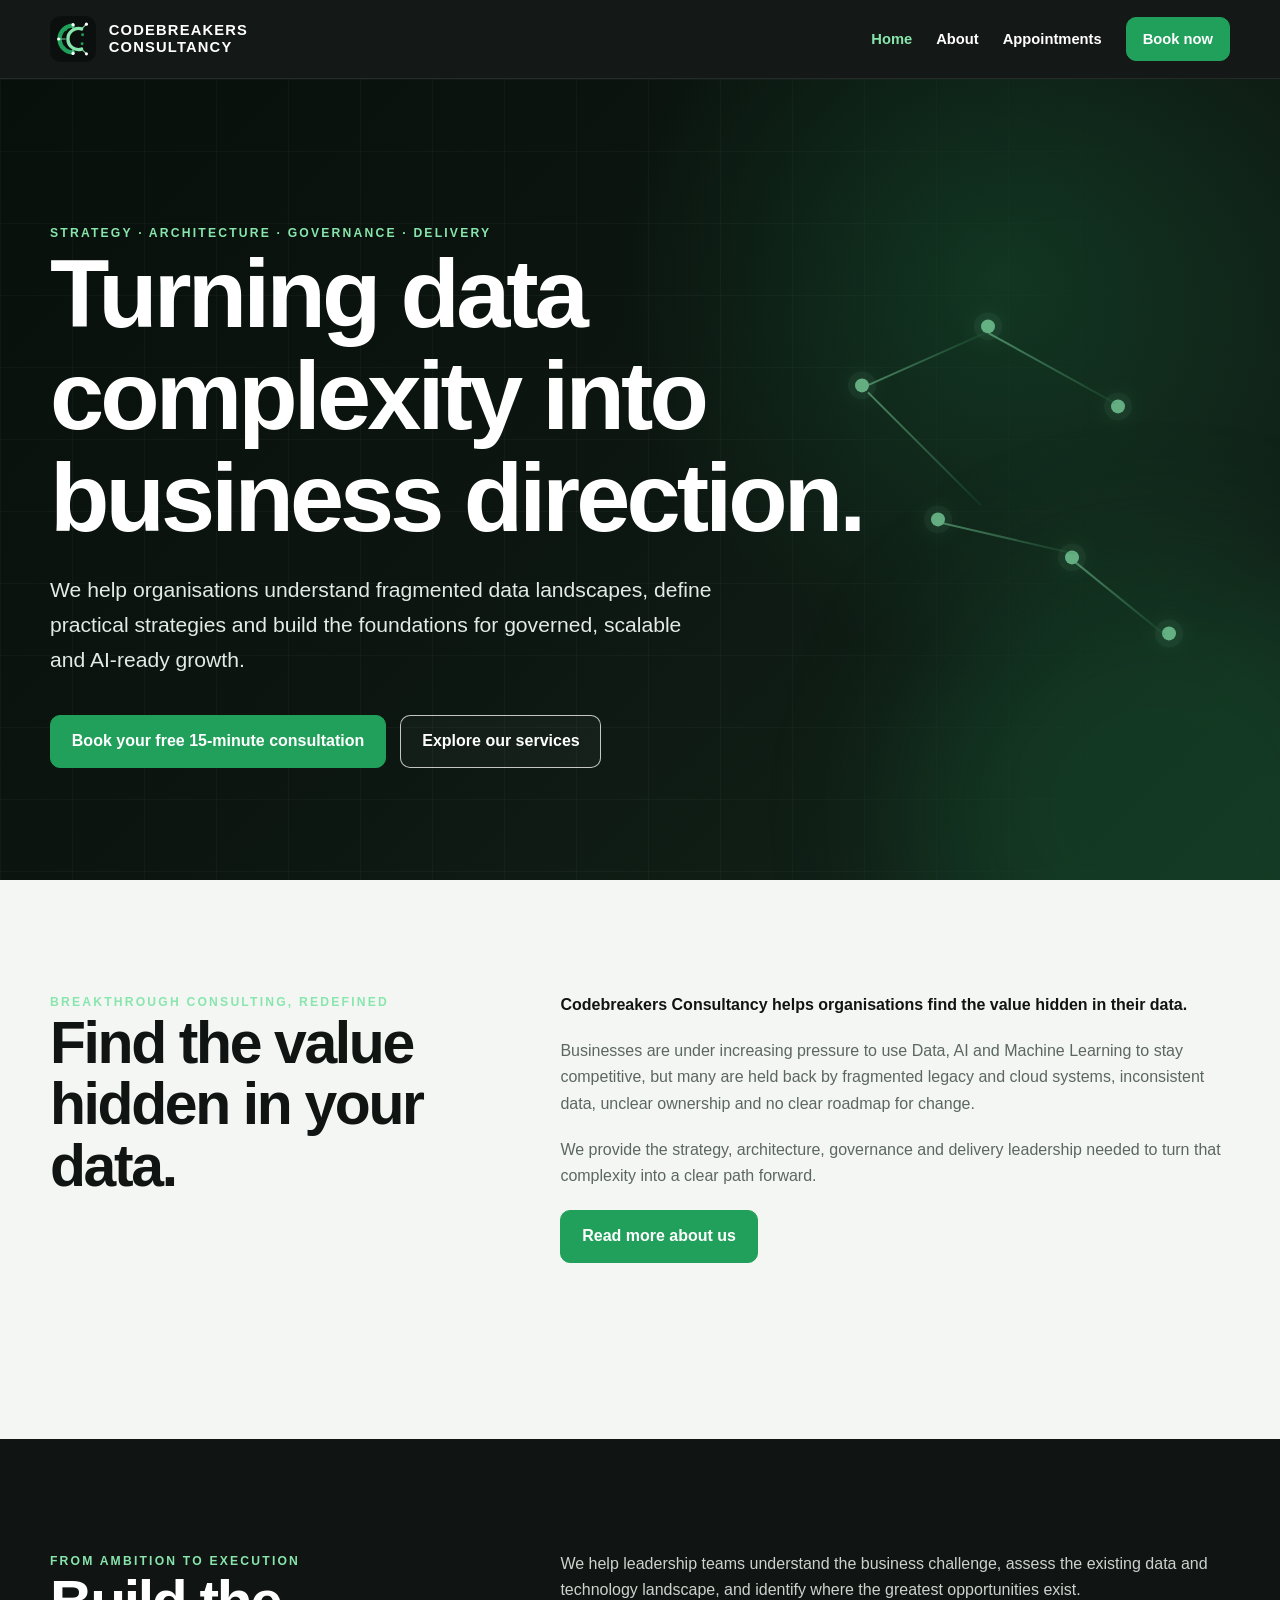
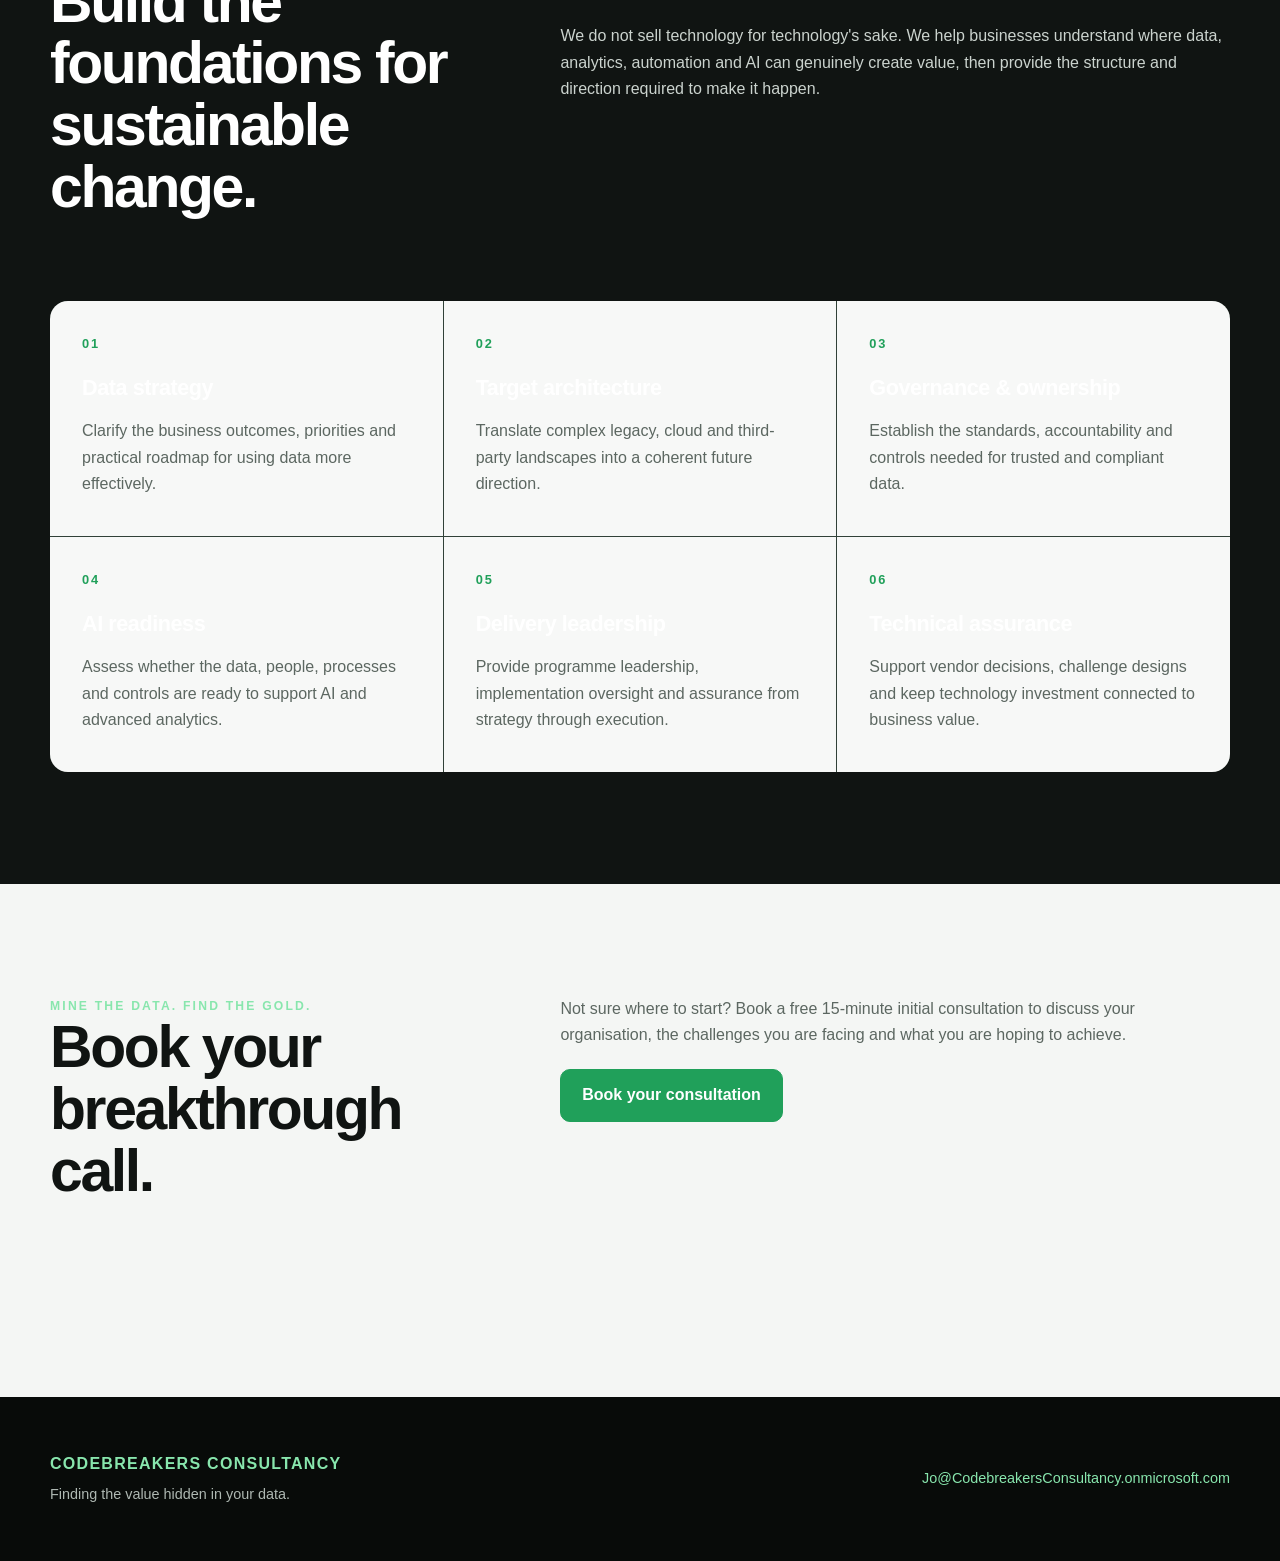
<file: index.html>
<!doctype html>
<html lang="en">
<head>
  <meta charset="utf-8">
  <meta name="viewport" content="width=device-width, initial-scale=1">
  <meta name="description" content="Codebreakers Consultancy helps organisations turn complex data landscapes into practical strategy, architecture, governance and delivery plans.">
  <meta name="theme-color" content="#0b0f0d">
  <title>Codebreakers Consultancy | Data, AI and Transformation</title>
  <link rel="icon" type="image/svg+xml" href="favicon.svg?v=20260929">
  <link rel="stylesheet" href="styles.css?v=20260929">
</head>
<body>
  <a class="skip-link" href="#main-content">Skip to content</a>

  <header class="site-header">
    <div class="header-inner">
      <a class="brand" href="index.html" aria-label="Codebreakers Consultancy home">
        <img class="brand-mark" src="logo-cc.svg?v=20260929" alt="" width="46" height="46">
        <span class="brand-name">Codebreakers Consultancy</span>
      </a>

      <button class="menu-toggle" type="button" aria-expanded="false" aria-controls="site-navigation" aria-label="Open navigation menu">
        <span class="menu-icon" aria-hidden="true"><span></span><span></span><span></span></span>
        <span class="menu-label">Menu</span>
      </button>

      <nav class="main-nav" id="site-navigation" aria-label="Main navigation">
        <a href="index.html" aria-current="page">Home</a>
        <a href="about.html">About</a>
        <a href="appointments.html">Appointments</a>
        <a class="button nav-button" href="appointments.html">Book now</a>
      </nav>

      <button class="menu-backdrop" type="button" aria-label="Close navigation menu" tabindex="-1"></button>
    </div>
  </header>

  <main id="main-content">
    <section class="hero" aria-labelledby="hero-title">
      <div class="hero-data" aria-hidden="true">
        <span class="data-node node-a"></span><span class="data-node node-b"></span><span class="data-node node-c"></span>
        <span class="data-node node-d"></span><span class="data-node node-e"></span><span class="data-node node-f"></span>
        <span class="data-line line-a"></span><span class="data-line line-b"></span><span class="data-line line-c"></span>
        <span class="data-line line-d"></span><span class="data-line line-e"></span>
      </div>
      <div class="hero-content">
        <div class="eyebrow">Strategy · Architecture · Governance · Delivery</div>
        <h1 id="hero-title">Turning data complexity into business direction.</h1>
        <p>We help organisations understand fragmented data landscapes, define practical strategies and build the foundations for governed, scalable and AI-ready growth.</p>
        <div class="button-row">
          <a class="button" href="appointments.html">Book your free 15-minute consultation</a>
          <a class="button secondary" href="about.html">Explore our services</a>
        </div>
      </div>
    </section>

    <section class="section" aria-labelledby="breakthrough-title">
      <div class="section-header">
        <div>
          <div class="eyebrow">Breakthrough consulting, redefined</div>
          <h2 id="breakthrough-title">Find the value hidden in your data.</h2>
        </div>
        <div class="copy">
          <p><strong>Codebreakers Consultancy helps organisations find the value hidden in their data.</strong></p>
          <p>Businesses are under increasing pressure to use Data, AI and Machine Learning to stay competitive, but many are held back by fragmented legacy and cloud systems, inconsistent data, unclear ownership and no clear roadmap for change.</p>
          <p>We provide the strategy, architecture, governance and delivery leadership needed to turn that complexity into a clear path forward.</p>
          <a class="button" href="about.html">Read more about us</a>
        </div>
      </div>
    </section>

    <section class="dark-band">
      <div class="section">
        <div class="section-header">
          <div>
            <div class="eyebrow">From ambition to execution</div>
            <h2>Build the foundations for sustainable change.</h2>
          </div>
          <div class="copy">
            <p>We help leadership teams understand the business challenge, assess the existing data and technology landscape, and identify where the greatest opportunities exist.</p>
            <p>We do not sell technology for technology's sake. We help businesses understand where data, analytics, automation and AI can genuinely create value, then provide the structure and direction required to make it happen.</p>
          </div>
        </div>

        <div class="service-grid">
          <article class="service-card"><div class="number">01</div><h3>Data strategy</h3><p>Clarify the business outcomes, priorities and practical roadmap for using data more effectively.</p></article>
          <article class="service-card"><div class="number">02</div><h3>Target architecture</h3><p>Translate complex legacy, cloud and third-party landscapes into a coherent future direction.</p></article>
          <article class="service-card"><div class="number">03</div><h3>Governance &amp; ownership</h3><p>Establish the standards, accountability and controls needed for trusted and compliant data.</p></article>
          <article class="service-card"><div class="number">04</div><h3>AI readiness</h3><p>Assess whether the data, people, processes and controls are ready to support AI and advanced analytics.</p></article>
          <article class="service-card"><div class="number">05</div><h3>Delivery leadership</h3><p>Provide programme leadership, implementation oversight and assurance from strategy through execution.</p></article>
          <article class="service-card"><div class="number">06</div><h3>Technical assurance</h3><p>Support vendor decisions, challenge designs and keep technology investment connected to business value.</p></article>
        </div>
      </div>
    </section>

    <section class="section" aria-labelledby="call-title">
      <div class="section-header">
        <div><div class="eyebrow">Mine the data. Find the gold.</div><h2 id="call-title">Book your breakthrough call.</h2></div>
        <div class="copy"><p>Not sure where to start? Book a free 15-minute initial consultation to discuss your organisation, the challenges you are facing and what you are hoping to achieve.</p><a class="button" href="appointments.html">Book your consultation</a></div>
      </div>
    </section>
  </main>

  <footer class="site-footer">
    <div class="footer-inner">
      <div><div class="footer-mark">Codebreakers Consultancy</div><p>Finding the value hidden in your data.</p></div>
      <p><a class="footer-email" href="mailto:Jo@CodebreakersConsultancy.onmicrosoft.com">Jo@CodebreakersConsultancy.onmicrosoft.com</a></p>
    </div>
  </footer>

  <script src="script.js?v=20260929" defer></script>
</body>
</html>
</file>
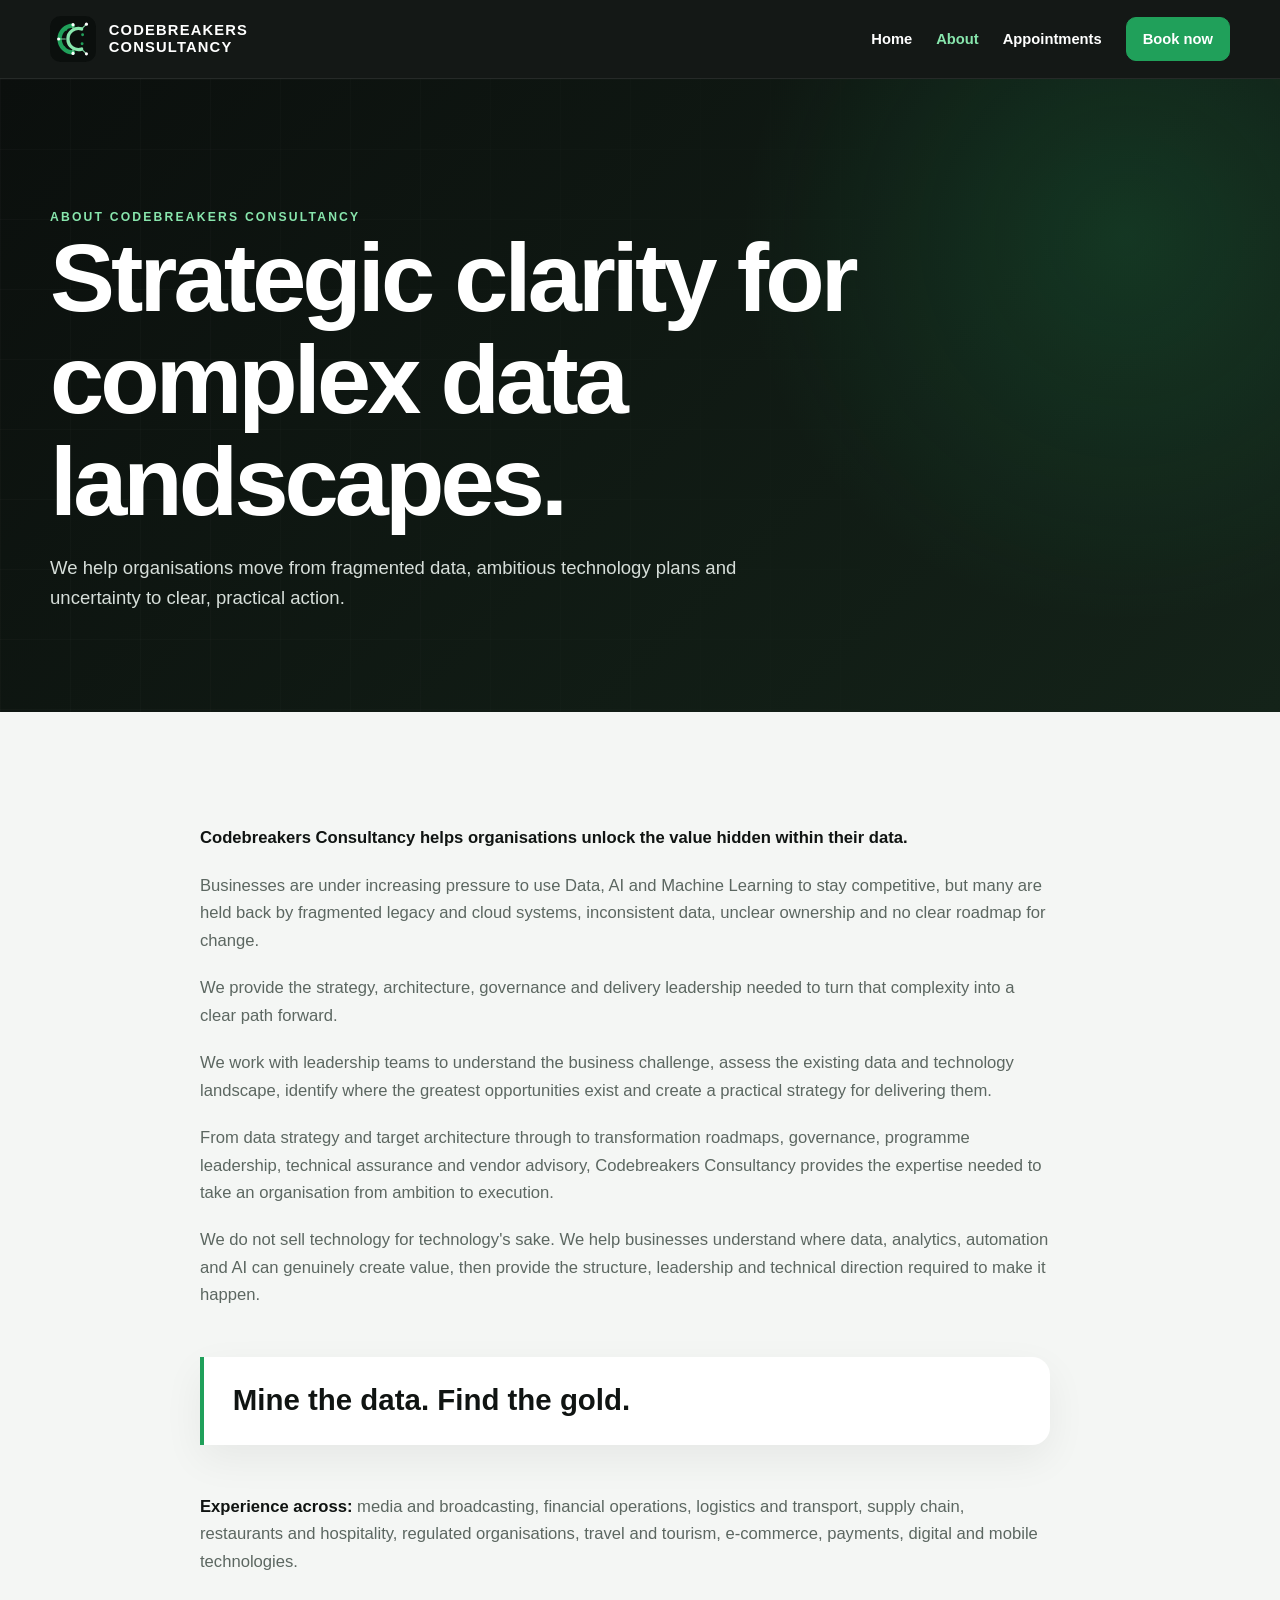
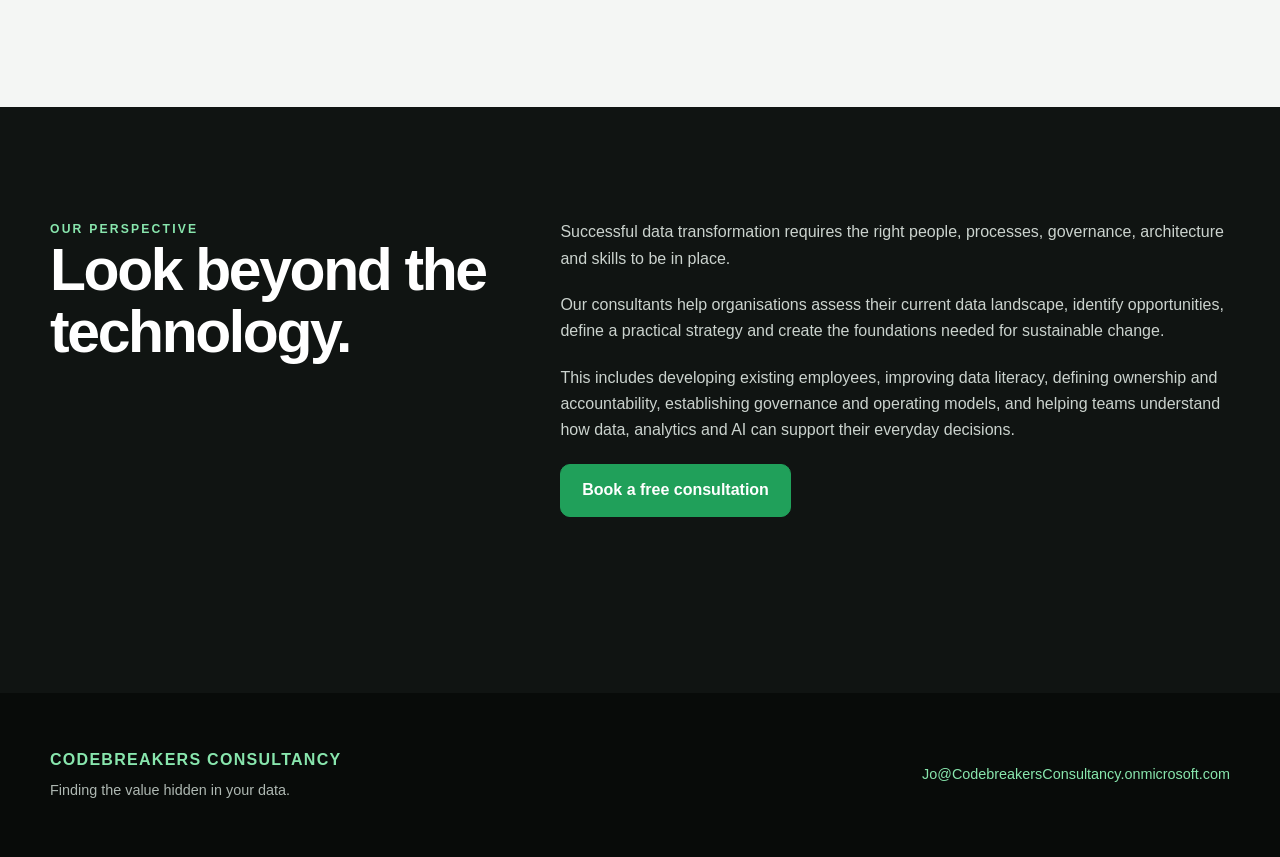
<file: about.html>
<!doctype html>
<html lang="en">
<head>
  <meta charset="utf-8">
  <meta name="viewport" content="width=device-width, initial-scale=1">
  <meta name="description" content="Learn how Codebreakers Consultancy helps organisations create practical strategies for data, AI and sustainable transformation.">
  <meta name="theme-color" content="#0b0f0d">
  <title>About Codebreakers Consultancy | Strategy and Architecture</title>
  <link rel="icon" type="image/svg+xml" href="favicon.svg?v=20260929">
  <link rel="stylesheet" href="styles.css?v=20260929">
</head>
<body>
  <a class="skip-link" href="#main-content">Skip to content</a>
  <header class="site-header">
    <div class="header-inner">
      <a class="brand" href="index.html" aria-label="Codebreakers Consultancy home"><img class="brand-mark" src="logo-cc.svg?v=20260929" alt="" width="46" height="46"><span class="brand-name">Codebreakers Consultancy</span></a>
      <button class="menu-toggle" type="button" aria-expanded="false" aria-controls="site-navigation" aria-label="Open navigation menu"><span class="menu-icon" aria-hidden="true"><span></span><span></span><span></span></span><span class="menu-label">Menu</span></button>
      <nav class="main-nav" id="site-navigation" aria-label="Main navigation"><a href="index.html">Home</a><a href="about.html" aria-current="page">About</a><a href="appointments.html">Appointments</a><a class="button nav-button" href="appointments.html">Book now</a></nav>
      <button class="menu-backdrop" type="button" aria-label="Close navigation menu" tabindex="-1"></button>
    </div>
  </header>

  <main id="main-content">
    <section class="page-intro"><div class="section"><div class="eyebrow">About Codebreakers Consultancy</div><h1>Strategic clarity for complex data landscapes.</h1><p>We help organisations move from fragmented data, ambitious technology plans and uncertainty to clear, practical action.</p></div></section>

    <section class="section narrow">
      <div class="copy long-copy">
        <p><strong>Codebreakers Consultancy helps organisations unlock the value hidden within their data.</strong></p>
        <p>Businesses are under increasing pressure to use Data, AI and Machine Learning to stay competitive, but many are held back by fragmented legacy and cloud systems, inconsistent data, unclear ownership and no clear roadmap for change.</p>
        <p>We provide the strategy, architecture, governance and delivery leadership needed to turn that complexity into a clear path forward.</p>
        <p>We work with leadership teams to understand the business challenge, assess the existing data and technology landscape, identify where the greatest opportunities exist and create a practical strategy for delivering them.</p>
        <p>From data strategy and target architecture through to transformation roadmaps, governance, programme leadership, technical assurance and vendor advisory, Codebreakers Consultancy provides the expertise needed to take an organisation from ambition to execution.</p>
        <p>We do not sell technology for technology's sake. We help businesses understand where data, analytics, automation and AI can genuinely create value, then provide the structure, leadership and technical direction required to make it happen.</p>
        <div class="quote">Mine the data. Find the gold.</div>
        <p><strong>Experience across:</strong> media and broadcasting, financial operations, logistics and transport, supply chain, restaurants and hospitality, regulated organisations, travel and tourism, e-commerce, payments, digital and mobile technologies.</p>
      </div>
    </section>

    <section class="dark-band"><div class="section"><div class="section-header"><div><div class="eyebrow">Our perspective</div><h2>Look beyond the technology.</h2></div><div class="copy"><p>Successful data transformation requires the right people, processes, governance, architecture and skills to be in place.</p><p>Our consultants help organisations assess their current data landscape, identify opportunities, define a practical strategy and create the foundations needed for sustainable change.</p><p>This includes developing existing employees, improving data literacy, defining ownership and accountability, establishing governance and operating models, and helping teams understand how data, analytics and AI can support their everyday decisions.</p><a class="button" href="appointments.html">Book a free consultation</a></div></div></div></section>
  </main>

  <footer class="site-footer"><div class="footer-inner"><div><div class="footer-mark">Codebreakers Consultancy</div><p>Finding the value hidden in your data.</p></div><p><a class="footer-email" href="mailto:Jo@CodebreakersConsultancy.onmicrosoft.com">Jo@CodebreakersConsultancy.onmicrosoft.com</a></p></div></footer>
  <script src="script.js?v=20260929" defer></script>
</body>
</html>
</file>
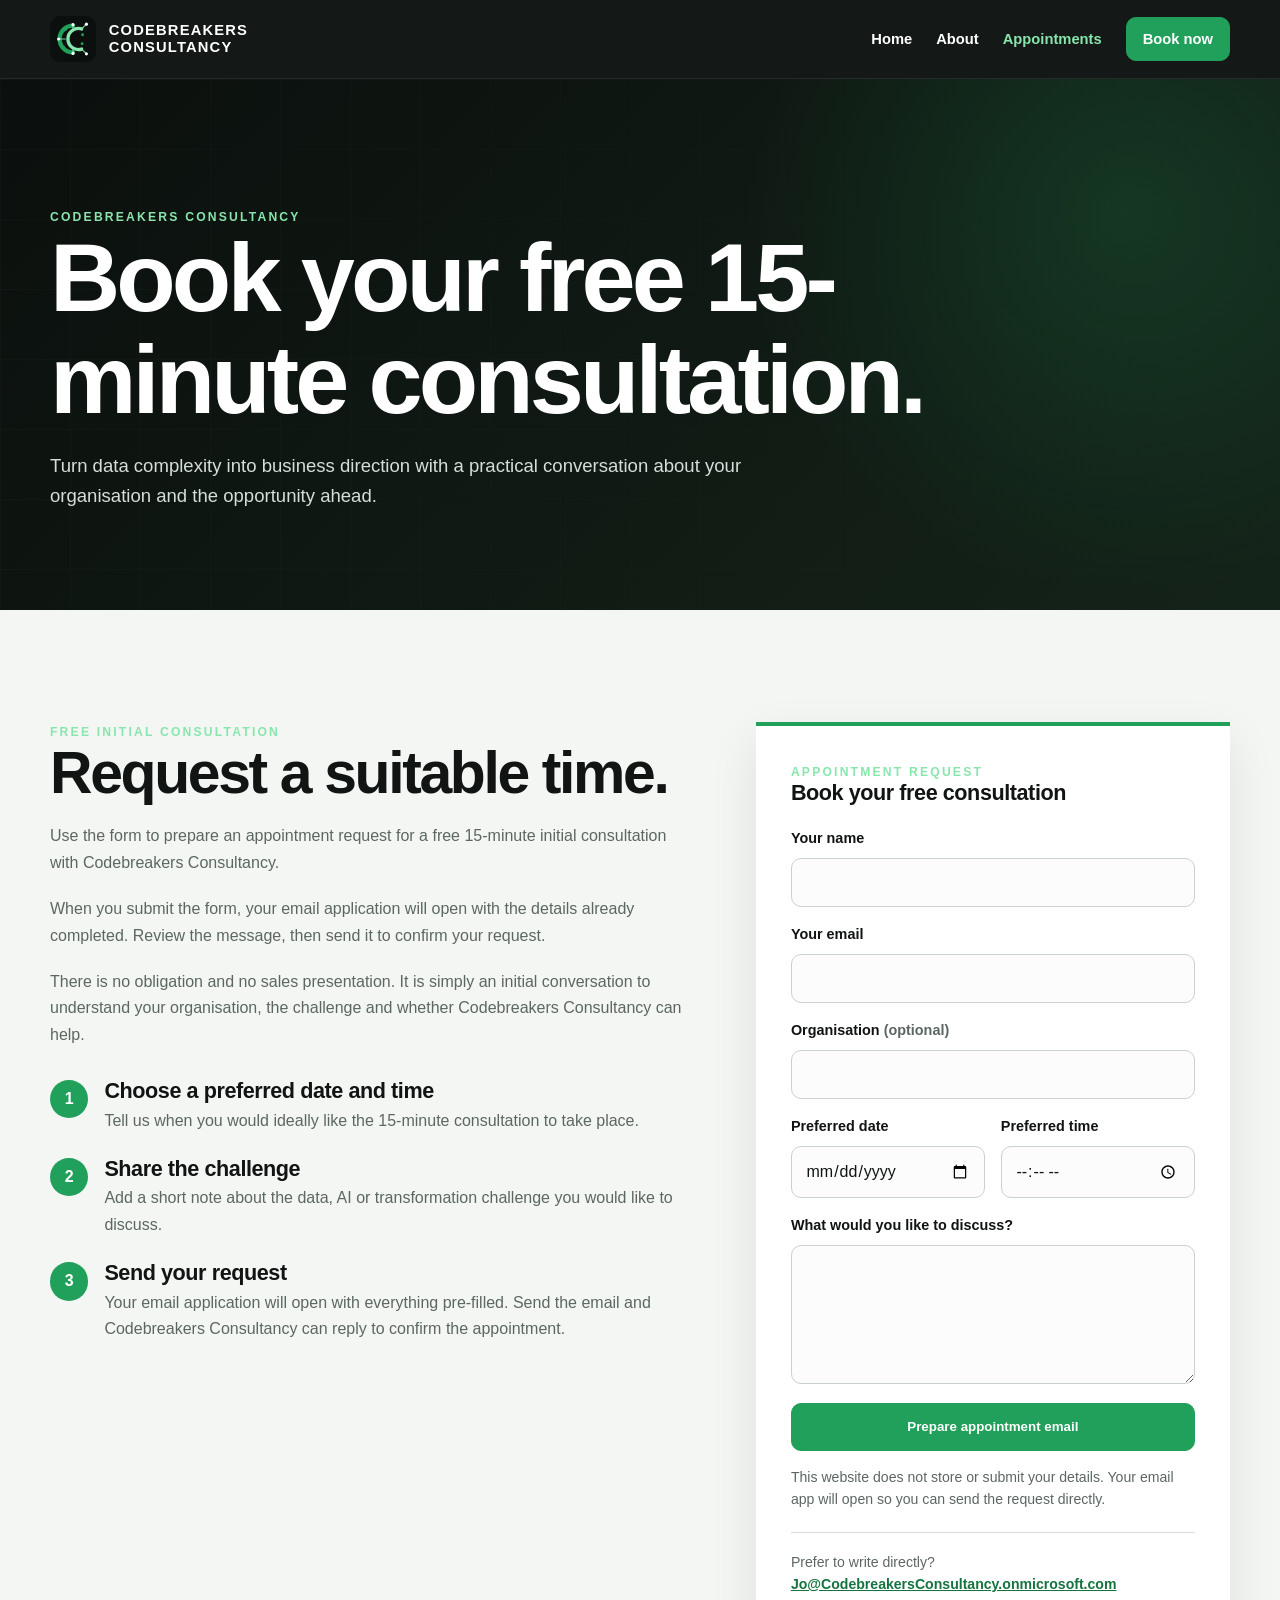
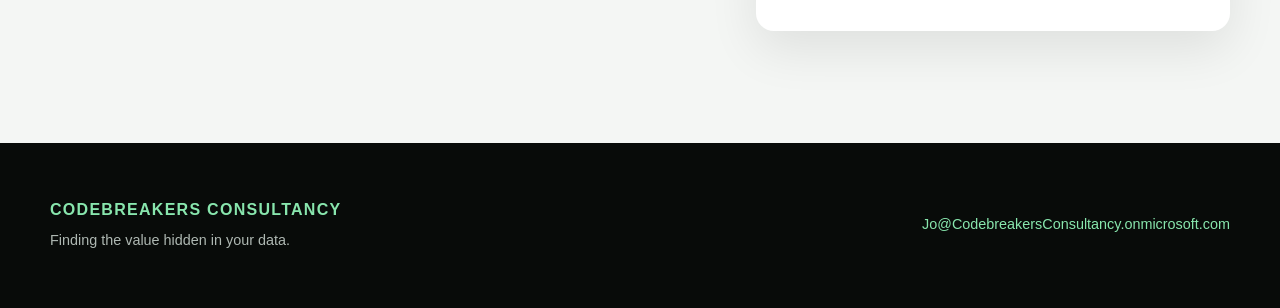
<file: appointments.html>
<!doctype html>
<html lang="en">
<head>
  <meta charset="utf-8">
  <meta name="viewport" content="width=device-width, initial-scale=1">
  <meta name="description" content="Book a free 15-minute initial consultation with Codebreakers Consultancy for data, AI and transformation advice.">
  <meta name="theme-color" content="#0b0f0d">
  <title>Book a Consultation | Codebreakers Consultancy</title>
  <link rel="icon" type="image/svg+xml" href="favicon.svg?v=20260929">
  <link rel="stylesheet" href="styles.css?v=20260929">
</head>
<body>
  <a class="skip-link" href="#main-content">Skip to content</a>
  <header class="site-header"><div class="header-inner"><a class="brand" href="index.html" aria-label="Codebreakers Consultancy home"><img class="brand-mark" src="logo-cc.svg?v=20260929" alt="" width="46" height="46"><span class="brand-name">Codebreakers Consultancy</span></a><button class="menu-toggle" type="button" aria-expanded="false" aria-controls="site-navigation" aria-label="Open navigation menu"><span class="menu-icon" aria-hidden="true"><span></span><span></span><span></span></span><span class="menu-label">Menu</span></button><nav class="main-nav" id="site-navigation" aria-label="Main navigation"><a href="index.html">Home</a><a href="about.html">About</a><a href="appointments.html" aria-current="page">Appointments</a><a class="button nav-button" href="#booking">Book now</a></nav><button class="menu-backdrop" type="button" aria-label="Close navigation menu" tabindex="-1"></button></div></header>

  <main id="main-content">
    <section class="page-intro"><div class="section"><div class="eyebrow">Codebreakers Consultancy</div><h1>Book your free 15-minute consultation.</h1><p>Turn data complexity into business direction with a practical conversation about your organisation and the opportunity ahead.</p></div></section>
    <section class="section" id="booking">
      <div class="booking">
        <div>
          <div class="eyebrow">Free initial consultation</div>
          <h2>Request a suitable time.</h2>
          <div class="copy">
            <p>Use the form to prepare an appointment request for a free 15-minute initial consultation with Codebreakers Consultancy.</p>
            <p>When you submit the form, your email application will open with the details already completed. Review the message, then send it to confirm your request.</p>
            <p>There is no obligation and no sales presentation. It is simply an initial conversation to understand your organisation, the challenge and whether Codebreakers Consultancy can help.</p>
          </div>

          <div class="steps">
            <div class="step"><div class="step-index">1</div><div><h3>Choose a preferred date and time</h3><p>Tell us when you would ideally like the 15-minute consultation to take place.</p></div></div>
            <div class="step"><div class="step-index">2</div><div><h3>Share the challenge</h3><p>Add a short note about the data, AI or transformation challenge you would like to discuss.</p></div></div>
            <div class="step"><div class="step-index">3</div><div><h3>Send your request</h3><p>Your email application will open with everything pre-filled. Send the email and Codebreakers Consultancy can reply to confirm the appointment.</p></div></div>
          </div>
        </div>

        <aside class="booking-card booking-form-card">
          <div class="eyebrow">Appointment request</div>
          <h3>Book your free consultation</h3>

          <form class="appointment-form" id="appointment-form" data-booking-email="Jo@CodebreakersConsultancy.onmicrosoft.com">
            <div class="form-field">
              <label for="booking-name">Your name</label>
              <input id="booking-name" name="name" type="text" autocomplete="name" required>
            </div>

            <div class="form-field">
              <label for="booking-email">Your email</label>
              <input id="booking-email" name="email" type="email" autocomplete="email" required>
            </div>

            <div class="form-field">
              <label for="booking-company">Organisation <span>(optional)</span></label>
              <input id="booking-company" name="company" type="text" autocomplete="organization">
            </div>

            <div class="form-row">
              <div class="form-field">
                <label for="booking-date">Preferred date</label>
                <input id="booking-date" name="date" type="date" required>
              </div>
              <div class="form-field">
                <label for="booking-time">Preferred time</label>
                <input id="booking-time" name="time" type="time" required>
              </div>
            </div>

            <div class="form-field">
              <label for="booking-message">What would you like to discuss?</label>
              <textarea id="booking-message" name="message" rows="5" required></textarea>
            </div>

            <button class="button booking-submit" type="submit">Prepare appointment email</button>
            <p class="form-note" id="booking-form-note">This website does not store or submit your details. Your email app will open so you can send the request directly.</p>
          </form>

          <p class="booking-email-fallback">Prefer to write directly? <a class="inline-link" href="mailto:Jo@CodebreakersConsultancy.onmicrosoft.com">Jo@CodebreakersConsultancy.onmicrosoft.com</a></p>
        </aside>
      </div>
    </section>
  </main>

  <footer class="site-footer"><div class="footer-inner"><div><div class="footer-mark">Codebreakers Consultancy</div><p>Finding the value hidden in your data.</p></div><p><a class="footer-email" href="mailto:Jo@CodebreakersConsultancy.onmicrosoft.com">Jo@CodebreakersConsultancy.onmicrosoft.com</a></p></div></footer>
  <script src="script.js?v=20260929" defer></script>
</body>
</html>
</file>
<file: styles.css>
:root {
  --ink: #101412;
  --ink-soft: #18201c;
  --muted: #5c6761;
  --paper: #f4f6f4;
  --white: #ffffff;
  --accent: #20a05a;
  --accent-bright: #88e6ad;
  --accent-dark: #15733f;
  --line: #d9dfdb;
  --max: 1180px;
  --radius: 18px;
}

*, *::before, *::after { box-sizing: border-box; }
html { scroll-behavior: smooth; }
body {
  margin: 0;
  background: var(--paper);
  color: var(--ink);
  font-family: Inter, ui-sans-serif, -apple-system, BlinkMacSystemFont, "Segoe UI", Helvetica, Arial, sans-serif;
  font-size: 16px;
  line-height: 1.65;
  overflow-x: hidden;
}
img { max-width: 100%; display: block; }
a { color: inherit; }
a:focus-visible, button:focus-visible { outline: 3px solid var(--accent-bright); outline-offset: 4px; }
.skip-link { position: fixed; left: 1rem; top: -5rem; z-index: 100; padding: .7rem 1rem; background: var(--white); color: var(--ink); font-weight: 800; border-radius: 8px; }
.skip-link:focus { top: 1rem; }

.site-header { position: sticky; top: 0; z-index: 50; background: rgba(11,15,13,.96); color: var(--white); border-bottom: 1px solid rgba(255,255,255,.08); backdrop-filter: blur(12px); }
.header-inner { width: min(var(--max), calc(100% - 3rem)); min-height: 78px; margin: auto; display: flex; align-items: center; justify-content: space-between; gap: 2rem; }
.brand { display: inline-flex; align-items: center; gap: .8rem; min-width: 0; text-decoration: none; }
.brand-mark { width: 46px; height: 46px; flex: 0 0 auto; }
.brand-name { max-width: 245px; font-size: .92rem; line-height: 1.15; font-weight: 800; letter-spacing: .08em; text-transform: uppercase; }
.main-nav { display: flex; align-items: center; gap: 1.5rem; }
.main-nav a { text-decoration: none; font-size: .92rem; font-weight: 650; }
.main-nav > a:not(.button):hover, .main-nav > a[aria-current="page"] { color: var(--accent-bright); }
.menu-toggle { display: none; align-items: center; gap: .6rem; border: 1px solid #5c665f; border-radius: 999px; background: transparent; color: var(--white); padding: .58rem .9rem; font: inherit; font-size: .9rem; font-weight: 750; cursor: pointer; }
.menu-icon { display: inline-grid; gap: 4px; width: 18px; }
.menu-icon span { display: block; height: 2px; width: 18px; background: currentColor; transition: transform .2s ease, opacity .2s ease; }
.menu-toggle[aria-expanded="true"] .menu-icon span:nth-child(1) { transform: translateY(6px) rotate(45deg); }
.menu-toggle[aria-expanded="true"] .menu-icon span:nth-child(2) { opacity: 0; }
.menu-toggle[aria-expanded="true"] .menu-icon span:nth-child(3) { transform: translateY(-6px) rotate(-45deg); }
.menu-backdrop { display: none; }
body.menu-open { overflow: hidden; }

.hero { position: relative; isolation: isolate; min-height: 700px; display: grid; align-items: end; overflow: hidden; color: var(--white); background: radial-gradient(circle at 78% 25%, rgba(32,160,90,.22), transparent 24rem), linear-gradient(135deg, #07100b 0%, #0c1510 45%, #13251a 100%); }
.hero::before { content: ""; position: absolute; inset: 0; z-index: -2; opacity: .28; background-image: linear-gradient(rgba(255,255,255,.11) 1px, transparent 1px), linear-gradient(90deg, rgba(255,255,255,.11) 1px, transparent 1px); background-size: 72px 72px; mask-image: linear-gradient(90deg, #000 0 58%, transparent 92%); }
.hero::after { content: ""; position: absolute; width: 500px; height: 500px; right: -130px; bottom: -180px; z-index: -2; border-radius: 50%; background: rgba(32,160,90,.18); filter: blur(70px); }
.hero-content { width: min(var(--max), calc(100% - 3rem)); margin: 0 auto; padding: 9rem 0 7rem; position: relative; z-index: 2; }
.hero-data { position: absolute; width: 420px; height: 420px; right: max(4vw, calc((100vw - var(--max)) / 2)); top: 50%; transform: translateY(-48%); opacity: .7; }
.data-node { position: absolute; width: 14px; height: 14px; border-radius: 50%; background: var(--accent-bright); box-shadow: 0 0 0 7px rgba(136,230,173,.08), 0 0 24px rgba(136,230,173,.45); }
.node-a { left: 11%; top: 24%; } .node-b { left: 41%; top: 10%; } .node-c { left: 72%; top: 29%; }
.node-d { left: 29%; top: 56%; } .node-e { left: 61%; top: 65%; } .node-f { left: 84%; top: 83%; }
.data-line { position: absolute; height: 2px; transform-origin: left center; background: linear-gradient(90deg, rgba(136,230,173,.7), rgba(32,160,90,.14)); }
.line-a { left: 13%; top: 26%; width: 136px; transform: rotate(-24deg); } .line-b { left: 43%; top: 13%; width: 145px; transform: rotate(29deg); }
.line-c { left: 14%; top: 27%; width: 160px; transform: rotate(45deg); } .line-d { left: 31%; top: 58%; width: 140px; transform: rotate(13deg); } .line-e { left: 63%; top: 67%; width: 118px; transform: rotate(39deg); }
.eyebrow { color: var(--accent-bright); font-size: .76rem; font-weight: 800; letter-spacing: .18em; text-transform: uppercase; }
h1, h2, h3 { margin: 0 0 1.2rem; line-height: 1.05; letter-spacing: -.04em; }
h1 { max-width: 920px; font-size: clamp(3.2rem, 7.6vw, 6.8rem); }
h2 { font-size: clamp(2.25rem, 4.6vw, 4.4rem); }
h3 { font-size: 1.35rem; letter-spacing: -.02em; }
.hero p { max-width: 670px; margin: 1.5rem 0 2.3rem; color: #e4ebe6; font-size: clamp(1.05rem, 1.8vw, 1.32rem); }
.button { display: inline-flex; align-items: center; justify-content: center; min-height: 48px; padding: .76rem 1.3rem; border: 1px solid var(--accent); border-radius: 10px; background: var(--accent); color: var(--white); text-decoration: none; font-weight: 800; transition: transform .2s ease, background .2s ease, border-color .2s ease; }
.button:hover { transform: translateY(-2px); background: var(--accent-dark); border-color: var(--accent-dark); }
.button.secondary { border-color: rgba(255,255,255,.75); background: rgba(255,255,255,.03); }
.button.secondary:hover { background: var(--white); border-color: var(--white); color: var(--ink); }
.button-row { display: flex; flex-wrap: wrap; gap: .9rem; }
.nav-button { padding: .58rem 1rem; min-height: 42px; }

.section { width: min(var(--max), calc(100% - 3rem)); margin: auto; padding: 7rem 0; }
.section.narrow { max-width: 880px; }
.section-header { display: grid; grid-template-columns: minmax(0,.8fr) minmax(0,1.2fr); gap: 4rem; align-items: start; margin-bottom: 4rem; }
.copy { max-width: 760px; }
.copy p { margin: 0 0 1.25rem; color: var(--muted); }
.copy strong { color: var(--ink); }
.long-copy { max-width: 850px; font-size: 1.04rem; }
.quote { margin: 3rem 0; padding: 1.6rem 1.8rem; border-left: 4px solid var(--accent); border-radius: 0 var(--radius) var(--radius) 0; background: var(--white); font-size: clamp(1.35rem, 2.3vw, 2rem); font-weight: 750; line-height: 1.25; box-shadow: 0 14px 40px rgba(16,20,18,.06); }
.dark-band { background: var(--ink); color: var(--white); }
.dark-band .copy p { color: #cbd3ce; }
.dark-band .copy strong { color: var(--white); }
.service-grid { display: grid; grid-template-columns: repeat(3, minmax(0,1fr)); gap: 1px; margin-top: 3rem; overflow: hidden; border-radius: var(--radius); background: #314138; }
.service-card { min-height: 235px; padding: 2rem; background: #f7f8f7; }
.service-card p { color: var(--muted); margin-bottom: 0; }
.number { margin-bottom: 1.4rem; color: var(--accent); font-size: .8rem; font-weight: 800; letter-spacing: .15em; }

.page-intro { position: relative; overflow: hidden; padding: 8rem 0 5rem; background: radial-gradient(circle at 88% 25%, rgba(32,160,90,.2), transparent 24rem), linear-gradient(135deg, #0b0f0d, #142319); color: var(--white); }
.page-intro::after { content: ""; position: absolute; inset: 0; opacity: .2; pointer-events: none; background-image: linear-gradient(rgba(255,255,255,.1) 1px, transparent 1px), linear-gradient(90deg, rgba(255,255,255,.1) 1px, transparent 1px); background-size: 70px 70px; mask-image: linear-gradient(90deg, #000, transparent 85%); }
.page-intro .section { position: relative; z-index: 1; padding: 0; }
.page-intro h1 { max-width: 950px; }
.page-intro p { max-width: 720px; color: #d6ded9; font-size: 1.16rem; }
.booking { display: grid; grid-template-columns: minmax(0,1.15fr) minmax(320px,.85fr); gap: 4rem; align-items: start; }
.booking-card { position: sticky; top: 110px; padding: 2.2rem; background: var(--white); border-top: 4px solid var(--accent); border-radius: 0 0 var(--radius) var(--radius); box-shadow: 0 18px 50px rgba(0,0,0,.09); }
.booking-card p { color: var(--muted); }
.booking-card strong { color: var(--ink); }
.inline-link { color: var(--accent-dark); font-weight: 750; overflow-wrap: anywhere; }

.appointment-form { display: grid; gap: 1rem; margin-top: 1.4rem; }
.form-row { display: grid; grid-template-columns: repeat(2, minmax(0,1fr)); gap: 1rem; }
.form-field { display: grid; gap: .45rem; }
.form-field label { color: var(--ink); font-size: .9rem; font-weight: 800; }
.form-field label span { color: var(--muted); font-weight: 600; }
.form-field input, .form-field textarea { width: 100%; border: 1px solid #c9d1cc; border-radius: 10px; background: #fbfcfb; color: var(--ink); padding: .78rem .85rem; font: inherit; line-height: 1.4; transition: border-color .2s ease, box-shadow .2s ease, background .2s ease; }
.form-field textarea { resize: vertical; min-height: 130px; }
.form-field input:focus, .form-field textarea:focus { outline: none; border-color: var(--accent); background: var(--white); box-shadow: 0 0 0 4px rgba(32,160,90,.12); }
.booking-submit { width: 100%; margin-top: .2rem; cursor: pointer; }
.form-note, .booking-email-fallback { font-size: .88rem; line-height: 1.55; }
.form-note { margin: 0; color: var(--muted); }
.booking-email-fallback { margin: 1.35rem 0 0; padding-top: 1.2rem; border-top: 1px solid var(--line); }

.steps { display: grid; gap: 1.5rem; margin-top: 2rem; }
.step { display: grid; grid-template-columns: 2.4rem minmax(0,1fr); gap: 1rem; align-items: start; }
.step-index { display: grid; place-items: center; width: 2.4rem; height: 2.4rem; border-radius: 50%; background: var(--accent); color: var(--white); font-weight: 800; }
.step h3 { margin-bottom: .3rem; }
.step p { margin: 0; color: var(--muted); }

.site-footer { padding: 3.4rem 0; background: #080b09; color: var(--white); }
.footer-inner { width: min(var(--max), calc(100% - 3rem)); margin: auto; display: flex; justify-content: space-between; gap: 2rem; align-items: center; }
.footer-inner p { margin: 0; color: #aeb8b2; font-size: .9rem; }
.footer-mark { margin-bottom: .35rem; color: var(--accent-bright); font-weight: 800; letter-spacing: .08em; text-transform: uppercase; }
.footer-email { color: var(--accent-bright); text-decoration: none; overflow-wrap: anywhere; }
.footer-email:hover { color: var(--white); text-decoration: underline; }

@media (max-width: 980px) {
  .hero-data { opacity: .32; right: -80px; }
  .section-header { grid-template-columns: 1fr; gap: 2rem; }
  .service-grid { grid-template-columns: repeat(2, minmax(0,1fr)); }
  .booking { grid-template-columns: 1fr; }
  .booking-card { position: static; }
}

@media (max-width: 760px) {
  .header-inner, .section, .hero-content, .footer-inner { width: min(calc(100% - 2rem), var(--max)); }
  .header-inner { min-height: 70px; gap: 1rem; }
  .brand-mark { width: 40px; height: 40px; }
  .brand-name { max-width: 175px; font-size: .75rem; }
  .menu-toggle { display: inline-flex; position: relative; z-index: 62; }
  .main-nav { position: fixed; top: 70px; left: 0; right: 0; z-index: 61; display: none; flex-direction: column; align-items: stretch; gap: 0; padding: .5rem 1rem 1rem; background: #0b0f0d; box-shadow: 0 18px 30px rgba(0,0,0,.3); }
  .main-nav.is-open { display: flex; }
  .main-nav a { display: flex; align-items: center; min-height: 52px; padding: .75rem .85rem; border-bottom: 1px solid #28312c; font-size: 1rem; }
  .main-nav a.button { width: 100%; margin-top: .75rem; border-bottom: 0; }
  .menu-backdrop.is-open { display: block; position: fixed; inset: 70px 0 0; z-index: 60; width: 100%; height: calc(100vh - 70px); border: 0; padding: 0; background: rgba(0,0,0,.56); }
  .hero { min-height: 650px; }
  .hero-content { padding: 6rem 0 5rem; }
  .hero-data { width: 320px; height: 320px; right: -130px; top: 42%; opacity: .2; }
  h1 { font-size: clamp(2.75rem, 14vw, 4.8rem); }
  h2 { font-size: clamp(2.25rem, 11vw, 3.5rem); }
  .section { padding: 5rem 0; }
  .service-grid { grid-template-columns: 1fr; }
  .service-card { min-height: 0; }
  .page-intro { padding: 6rem 0 4rem; }
  .footer-inner { align-items: flex-start; flex-direction: column; }
}

@media (max-width: 480px) {
  .form-row { grid-template-columns: 1fr; }
  .button-row { flex-direction: column; align-items: stretch; }
  .button-row .button { width: 100%; }
  .booking-card { padding: 1.5rem; }
}

@media (prefers-reduced-motion: reduce) {
  html { scroll-behavior: auto; }
  *, *::before, *::after { transition: none !important; animation: none !important; }
}
</file>
